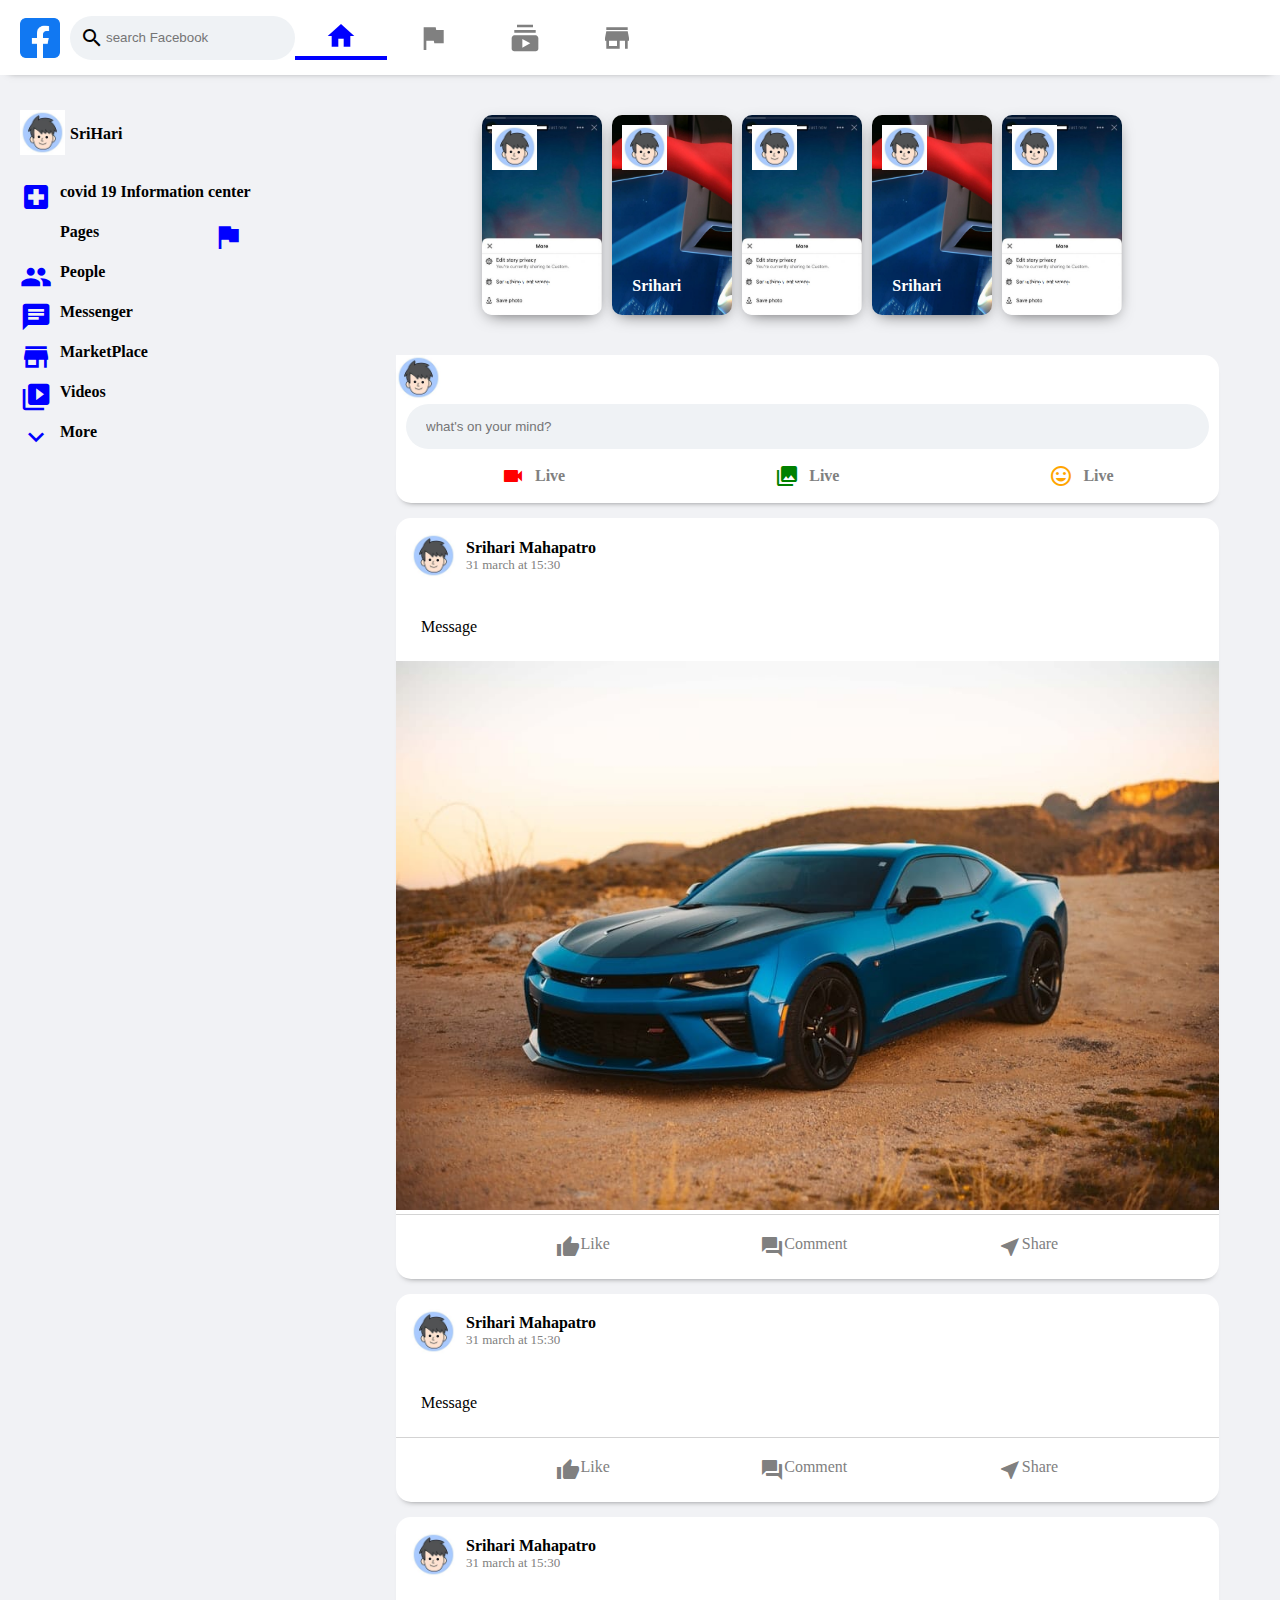
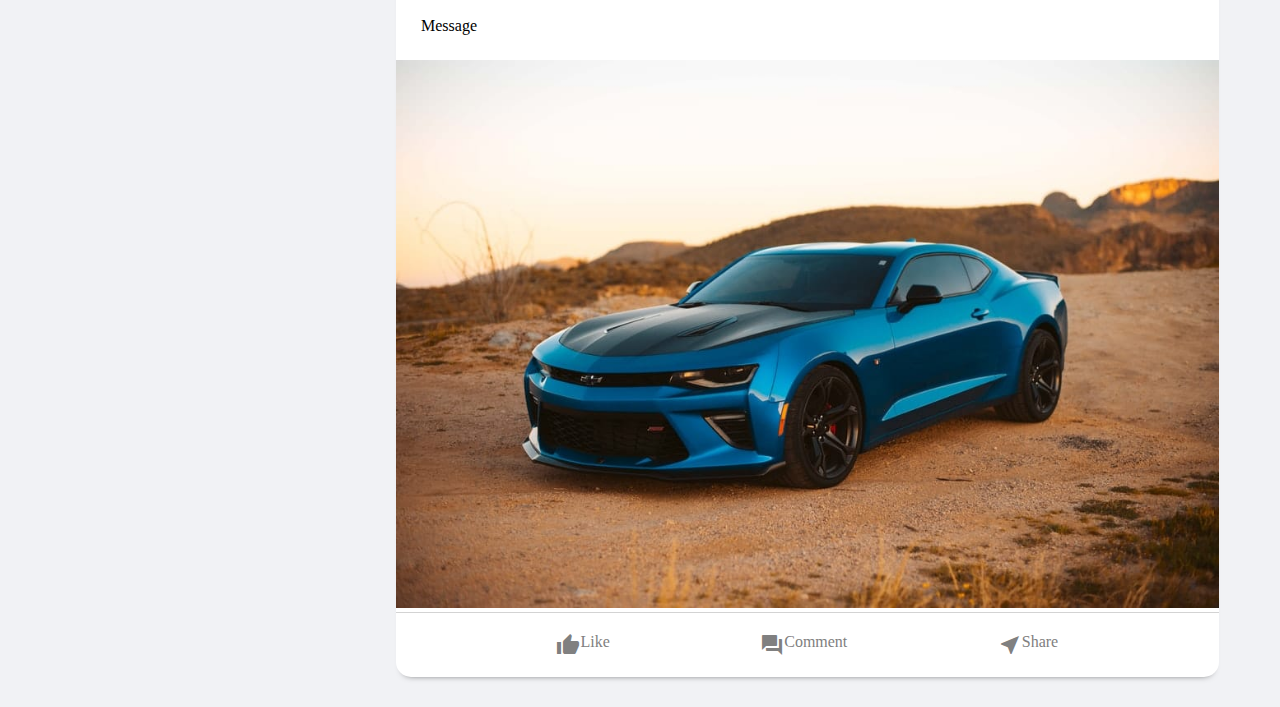
<file: index.html>
<!DOCTYPE html>
<html lang="en">
<head>
    <meta charset="UTF-8">
    <meta name="viewport" content="width=device-width, initial-scale=1.0">
    <title>Facebook Clone</title>
    <link href="https://fonts.googleapis.com/icon?family=Material+Icons"
      rel="stylesheet">
      <link rel="stylesheet" href="./style.css">
</head>
<body>
    <!-- header starts -->
    <div class="header">
        <div class="header-left">
          <img src="./facebook-logo.png" alt="">
          <div class="header-input">
            <span class="material-icons">
                search
                </span>
                <input type="text" placeholder="search Facebook">
          </div>
        </div>

        <div class="header-middle">
           <div class="header-option active">
            <span class="material-icons" >
                home
                </span>
           </div>
           <div class="header-option">
            <span class="material-icons">
                flag
                </span>
           </div>
           <div class="header-option">
            <span class="material-icons">
                subscriptions
                </span>
           </div>
           <div class="header-option">
            <span class="material-icons">storefront</span>
           </div>
           <div class="header-option">
            <span class="material-icons">
                supervised_user_circle
                </span>
           </div>
        </div>

        <div class="header-right">
              <div class="header-info">
                <img class="user-avatar"
                src="./img1-logo.jpg" width="150px">
                <h4>SriHari</h4>
              </div>
              <span class="material-icons"> add</span>
              <span class="material-icons"> forum</span>
              <span class="material-icons"> notifications_active</span>
              <span class="material-icons"> expand_more</span>
        </div>
    </div>
    <!-- header ends -->

    <!-- Main body starts -->
    <div class="main-body">
        <!-- sidebar starts -->
        <div class="sidebar">
            <div class="sidebar-row">
                <img class="user-avatar"
                src="./img1-logo.jpg" width="150px">
                <h4 style="margin-left: 50px;">SriHari</h4></div><br>
                <div class="sidebar-row">
                    <span class="material-icons"> local_hospital</span>
                    <h4 >covid 19 Information center</h4>
                </div> 
                <div class="sidebar-row">
                    <span class="material-icons"> emoji_flags</span>
                    <h4>Pages</h4>
                </div>
                <div class="sidebar-row">
                    <span class="material-icons"> people</span>
                    <h4>People</h4>
                </div>
                <div class="sidebar-row">
                    <span class="material-icons"> chat</span>
                    <h4>Messenger</h4>
                </div>
                <div class="sidebar-row">
                    <span class="material-icons">storefront </span>
                    <h4>MarketPlace</h4>
                </div>
                <div class="sidebar-row">
                    <span class="material-icons">video_library </span>
                    <h4>Videos</h4>
                </div>
                <div class="sidebar-row">
                    <span class="material-icons">expand_more </span>
                    <h4>More</h4>
                </div>
            </div>
        
        <!-- sidebar ends -->
        <!-- feed starts -->
        <div class="feed">
            <div  class="storyreel">
                <!-- story starts -->
                <div style="background-image: url(./story.jpeg);"
                class="story">
                    <img class="user-avatar story-avatar"
                    src="./img1-logo.jpg" alt="">
                    <h4>Srihari</h4>
                </div>
                <!-- story ends -->
                 <!-- story starts -->
                 <div style="background-image: url(./superman.jpeg);" 
                 class="story">
                    <img class="user-avatar story-avatar"
                    src="./img1-logo.jpg" alt="">
                    <h4>Srihari</h4>
                </div>
                <!-- story ends -->
                 <!-- story starts -->
                 <div style="background-image: url(./story.jpeg);"
                  class="story">
                    <img class="user-avatar story-avatar"
                    src="./img1-logo.jpg" alt="">
                    <h4>Srihari</h4>
                </div>
                <!-- story ends -->
                 <!-- story starts -->
                 <div style="background-image: url(./superman.jpeg);" 
                 class="story">
                    <img class="user-avatar story-avatar"
                    src="./img1-logo.jpg" alt="">
                    <h4>Srihari</h4>
                </div>
                <!-- story ends -->
                 <!-- story starts -->
                 <div style="background-image: url(./story.jpeg);"
                 class="story">
                    <img class="user-avatar story-avatar" 
                    src="./img1-logo.jpg" alt="">
                    <h4>Srihari</h4>
                </div>
                <!-- story ends -->
            </div>
            <!-- message sender starts -->
            <div class="message-sender">
                <div class="message-sender-top">
                    <img class="user-avatar " 
                    src="./img1-logo.jpg" alt="">
                    <form >
                        <input type="text" class="message-sender-input" placeholder="what's on your mind?">
                    </form>
                </div>
                <div class="message-sender-bottom">
                    <div class="message-sender-option">
                        <span style="color: red;" class="material-icons"> videocam </span>
                        <h3>Live</h3></div>

                        <div class="message-sender-option">
                            <span style="color: green;" class="material-icons"> photo_library </span>
                            <h3>Live</h3></div>

                            <div class="message-sender-option">
                                <span style="color: orange;" class="material-icons"> insert_emoticon </span>
                                <h3>Live</h3>
                    </div>
                </div>
            </div>
            <!-- message sender ends -->


            <!-- posts starts -->
            
            <div class="post">
                <div class="post-top">
                    <img class="user-avatar  post-avatar" 
                    src="./img1-logo.jpg" alt="">
                    <div class="posttop-info">
                        <h3>Srihari Mahapatro</h3>
                        <p>31 march at 15:30</p>
                    </div>
                </div>
                <div class="post-bottom">
                    <p>Message</p>
                </div>
                <div class="post-image">
                    <img src="./car.jpeg" alt="">
                </div>
                <div class="post-options">
                    <div class="post-option">
                        <span class="material-icons">thumb_up </span>
                        <p>Like</p>
                    </div>

                    <div class="post-option">
                        <span class="material-icons">forum </span>
                        <p>Comment</p>
                    </div>

                    <div class="post-option">
                        <span class="material-icons">near_me </span>
                        <p>Share</p>
                    </div>
                </div>
            </div>
            <!-- post ends -->

              <!-- posts starts -->
            
              <div class="post">
                <div class="post-top">
                    <img class="user-avatar  post-avatar" 
                    src="./img1-logo.jpg" alt="">
                    <div class="posttop-info">
                        <h3>Srihari Mahapatro</h3>
                        <p>31 march at 15:30</p>
                    </div>
                </div>
                <div class="post-bottom">
                    <p>Message</p>
                
                </div>
                <div class="post-options">
                    <div class="post-option">
                        <span class="material-icons">thumb_up </span>
                        <p>Like</p>
                    </div>

                    <div class="post-option">
                        <span class="material-icons">forum </span>
                        <p>Comment</p>
                    </div>

                    <div class="post-option">
                        <span class="material-icons">near_me </span>
                        <p>Share</p>
                    </div>
                </div>
            </div>
            <!-- post ends -->

              <!-- posts starts -->
            
              <div class="post">
                <div class="post-top">
                    <img class="user-avatar  post-avatar" 
                    src="./img1-logo.jpg" alt="">
                    <div class="posttop-info">
                        <h3>Srihari Mahapatro</h3>
                        <p>31 march at 15:30</p>
                    </div>
                </div>
                <div class="post-bottom">
                    <p>Message</p>
                </div>
                <div class="post-image">
                    <img src="./car.jpeg" alt="">
                </div>
                <div class="post-options">
                    <div class="post-option">
                        <span class="material-icons">thumb_up </span>
                        <p>Like</p>
                    </div>

                    <div class="post-option">
                        
                        <span class="material-icons">forum </span>
                        <p>Comment</p>
                    </div>

                    <div class="post-option">
                        <span class="material-icons">near_me </span>
                        <p>Share</p>
                    </div>
                </div>
            </div>
            <!-- post ends -->
            

           
        </div>
        <!-- feed ends -->
    </div>
    <!-- main body ends -->
    <div id="fb-root"></div>

</body>
</html>
</file>
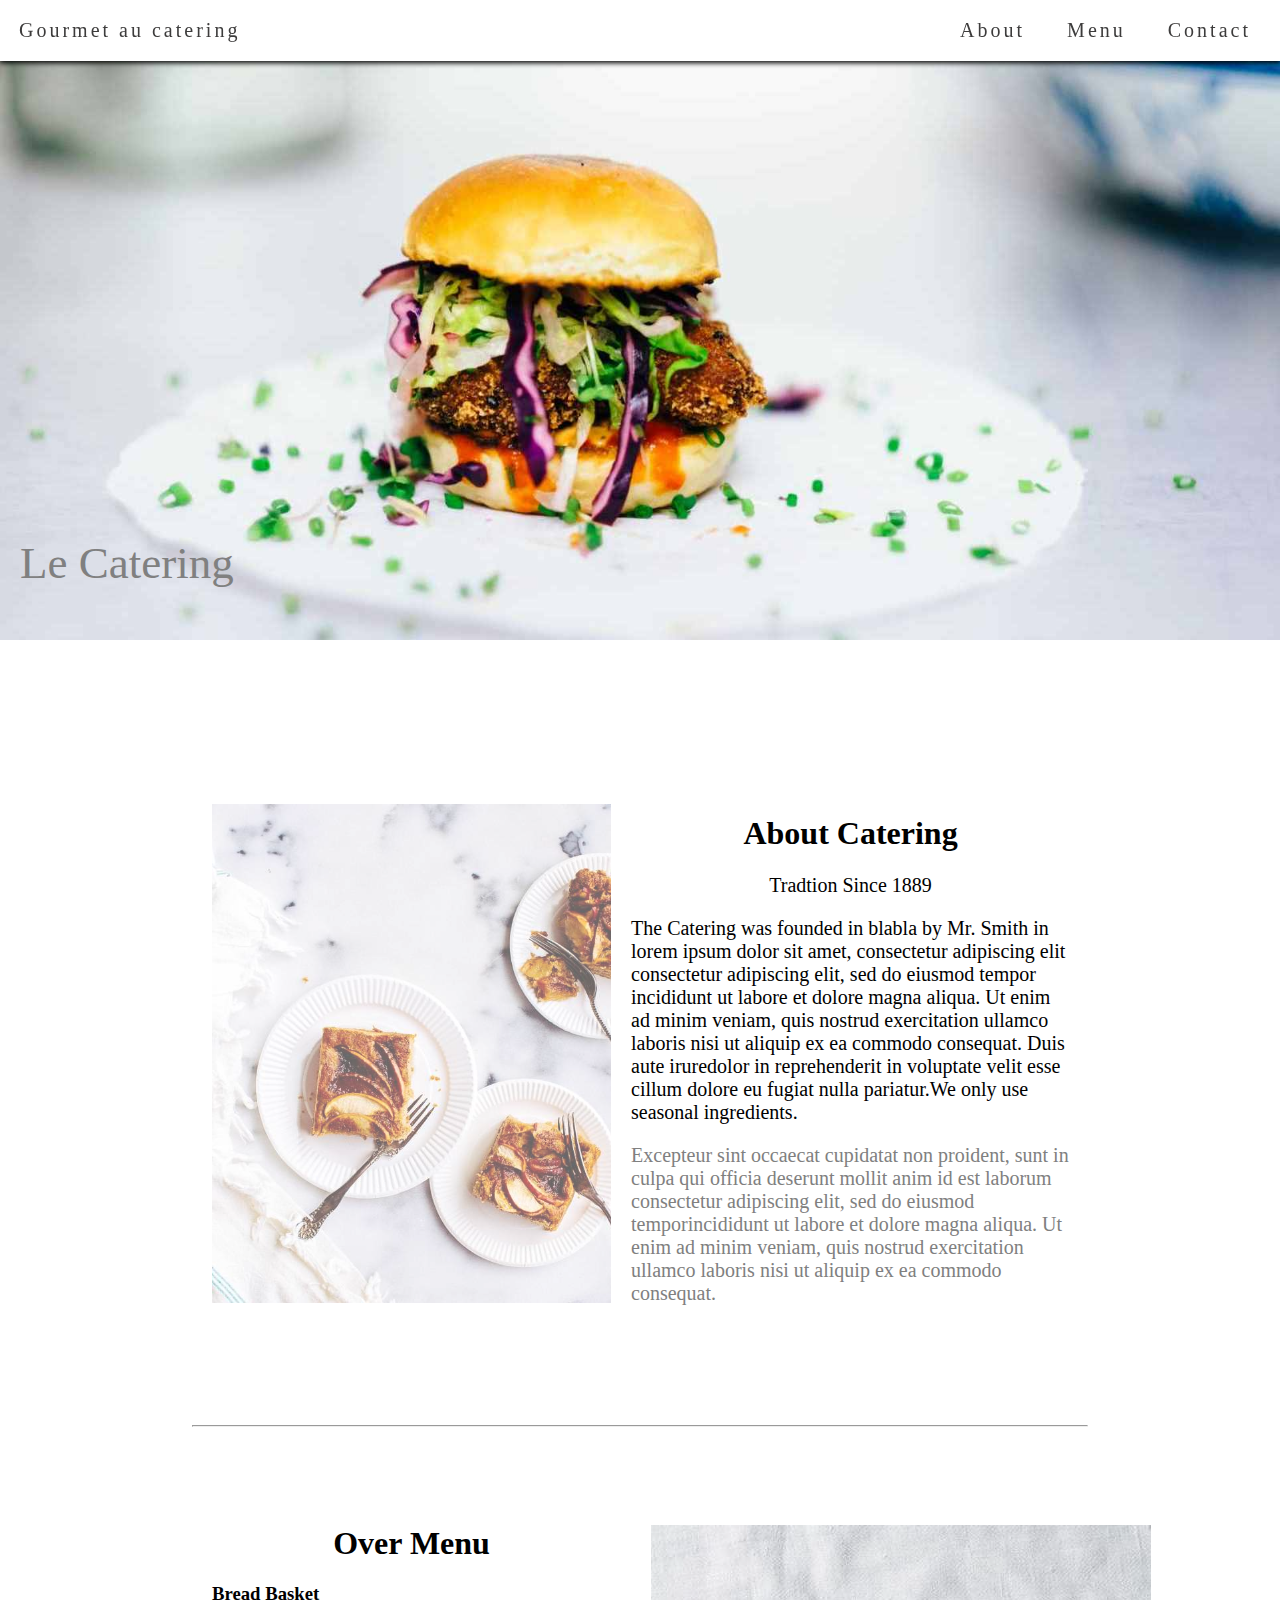
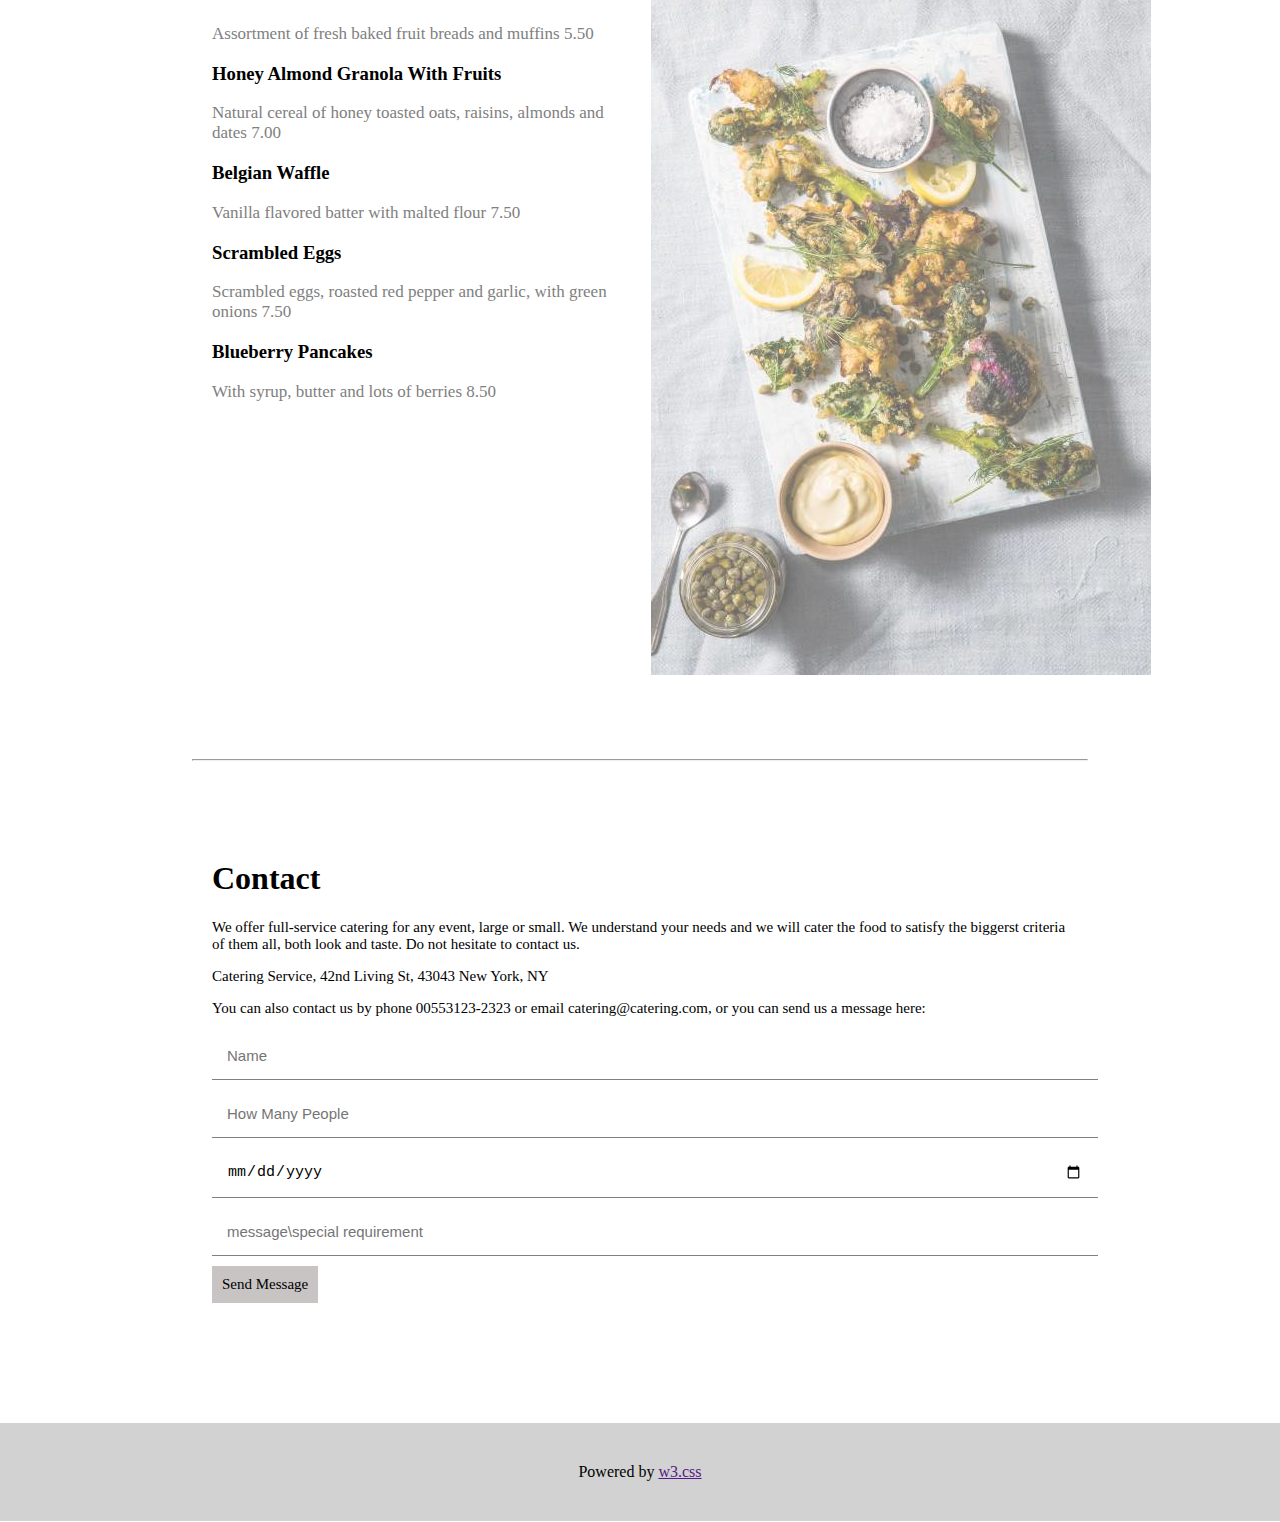
<file: pro1.html>
<!DOCTYPE html>
<html lang="en">
<head>
    <meta charset="UTF-8">
    <meta name="viewport" content="width=device-width, initial-scale=1.0">
    <title>Document</title>
    <link rel="stylesheet" href="./pro1.css">
</head>
<body>
    <div id="top-nav">
        <a href="#home-section">Gourmet au catering</a>
        <div id="top-nav-right">
            <a href="#about-section">About</a>
            <a href="#menu-section">Menu</a>
            <a href="#contact-section">Contact</a>
        </div>
    </div>
    <div id="home-section">
        <img src="./img1.jpg" width="100%" alt="">
        <p>Le Catering</p>
    </div>
    <div id="section-container">
        <div id="about-section">
            <div id="img-container">
                <img src="./img2.jpg" width="100%" alt="">
            </div>
            <div id="text-container1">
                <h1 style="text-align: center; margin-top: opx ;">About Catering</h1>
                <p style="text-align: center;">Tradtion Since 1889</p>
                <p>The Catering was founded in blabla by Mr. Smith in lorem ipsum dolor sit amet, 
     consectetur adipiscing elit consectetur adipiscing elit, sed do eiusmod tempor incididunt 
    ut labore et dolore magna aliqua. Ut enim ad minim veniam, quis nostrud exercitation ullamco laboris nisi 
     ut aliquip ex ea commodo consequat. Duis aute iruredolor in reprehenderit in voluptate velit esse cillum dolore eu fugiat nulla pariatur.We only use seasonal ingredients.</p>
     <p id="grey">Excepteur sint occaecat cupidatat non proident, sunt in culpa qui officia deserunt mollit anim id est laborum consectetur 
        adipiscing elit, sed do eiusmod temporincididunt ut labore et dolore magna aliqua. Ut enim ad minim veniam, quis nostrud exercitation 
        ullamco laboris nisi ut aliquip ex ea commodo consequat.</p>
            </div>
        </div>
        <hr>
        <div id="menu-section">
            <div id="text-container2">
                <h1 style="margin-top: 0px; text-align: center;">Over Menu</h1>
                <h3>Bread Basket</h3>
                <p>Assortment of fresh baked fruit breads and muffins 5.50</p>
                <h3>Honey Almond Granola With Fruits</h3>
                <p>Natural cereal of honey toasted oats, raisins, almonds and dates 7.00</p>
                <h3>Belgian Waffle</h3>
                <p>Vanilla flavored batter with malted flour 7.50</p>
                <h3>Scrambled Eggs</h3>
                <p>Scrambled eggs, roasted red pepper and garlic, with green onions 7.50</p>
                <h3>Blueberry Pancakes</h3>
                <p>With syrup, butter and lots of berries 8.50</p>
            </div>
            <div id="img-container2">
                <img src="./img3.jpg" >
            </div>
        </div>
        <hr>
        <div id="contact-section">
            <h1>Contact</h1>
            <p>We offer full-service catering for any event, large or small. We understand your needs and we will cater the food to satisfy the biggerst criteria of 
                them all, both look and taste. Do not hesitate to contact us.</p>
                <p>Catering Service, 42nd Living St, 43043 New York, NY</p>
                <p>You can also contact us by phone 00553123-2323 or email catering@catering.com, or you can send us a message here: </p>
                <form action="">
                    <input type="text" placeholder="Name">
                    <input type="text" placeholder="How Many People">
                    <input type="date">
                    <input type="text" placeholder="message\special requirement">
                    <button>Send Message</button>
                </form>
        </div>
    </div>
    <div id="fotter">
        Powered by <a href="">w3.css</a>
    </div>
</body>
</html>
</file>
<file: style.css>
*{
    margin: 0;
}
.header-left img{
    height: 40px;
}


.user-avatar{
    width: 45px;
}
.header{
    padding: 15px 20px;
    display: flex;
    justify-content: space-between;
    position: sticky;
    top: 0;
    background-color: white;
    z-index: 100;
    box-shadow: 0 5px 8px -9px rgba(0, 0, 0, 0.75);
}
.header-left{
    display: flex;
    align-items: center;
    justify-content: space-evenly;
}
.header-input{
    display: flex;
    align-items: center;
    background-color: #eff2f5;
    padding: 10px;
    margin-left: 10px;
    border-radius: 999px;
}
.header-input input{
    border: none;
    background-color: transparent;
    outline-width: 0;
}
.header-middle{
    display: flex;
    flex: 1;
    justify-content: center;
}
.header-option .material-icons{
    font-size: xx-large;
    color: gray;
}
.header-option:hover .material-icons{
    color: blue;
}
.header-option{
    display: flex;
    align-items: center;
    padding: 0 30px;
    cursor: pointer;
}
.header-option.active .material-icons{
    color: blue;

}
.header-option.active{
    border-bottom: 4px solid blue;
}
.header-option:hover{
    background-color: rgba(240, 248, 255, 0.822);
    border-radius: 10px;
    align-items: center;
    padding: 0 30px;
    border-bottom: none;
}
.header-info{
    display: flex;
    align-items: center;
}
.header-info h4{
    margin-left: 10px;
}
.header-right{
    display: flex;
    align-items: center;
}
.header-right .material-icons{
    color: gray;margin: 0 10px;
    cursor: pointer;
}
/* sidebar */

.sidebar-row{
    display: flex;
    flex-direction: column;
    padding: 10px;
   
}
.sidebar-row:hover{
    background-color: lightgray;
    border-radius: 10px;
}
.sidebar-row h4{
    margin-left: 40px;
    font-weight: 600;
    margin-top: -30px;
   
}
.sidebar-row .material-icons{
    font-size: xx-large;
    color: blue;
} 
.story{
    position: relative;
    background-repeat: no-repeat;
    background-size: cover;
    width: 120px;
    height: 200px;
    box-shadow: 0px 5px 17px -7px rgba(0, 0, 0, 0.75);
    border-radius: 10px;
    margin-right: 10px;
    cursor: pointer;
    transition: transform 100ms ease-in;
}
.story:hover{
    transform: scale(1.07);
}
.story-avatar{
    margin: 10px;
}
.story h4{
    position: absolute;
    bottom: 20px;
    left: 20px;
    color: white;
}
.storyreel{
    display: flex;
    padding: 10px 0;
}
.main-body{
    display: flex; 
    margin-right: 200px; 
}
body{
    background-color: #f1f2f5;
}
.feed{
    flex: 1;
    padding: 30px 100px;
    display: flex;
    flex-direction: column;
    justify-content: center;
    align-items: center;
}
.sidebar{
    padding: 25px 10px;
    flex: 0.33;
}
/* message sender */
.message-sender{
    display: flex;
    margin-top: 30px;
    flex-direction: column;
    background-color: white;
    border-radius: 15px;
    box-shadow: 0px 5px 7px -7px rgba(0, 0, 0, 0.75);
    width: 100%;
}
.message-sender-top form{
    flex: 1;
    display: flex;
}
.message-sender-top form input{
    flex: 1;
    outline-width: 0;
    border: none;
    padding: 15px 20px;
    margin: 0 10px;
    border-radius: 999px;
    background-color: #eff2f5;
}
.message-sender-bottom{
    display: flex;
    justify-content: space-evenly;

}
.message-sender-option{
    padding: 10px 100px;
    display: flex;
    align-items: center;
    color: gray;
    margin: 5px;
}
.message-sender-option h3{
    font-size: medium;
    margin-left: 10px;
}
.message-sender-option:hover{
    cursor: pointer;
    background-color: #eff2f5;
    border-radius: 20px;
}
/* post  */
.post{
    width: 100%;
    margin-top: 15px;
    border-radius: 15px;
    background-color: white;
    box-shadow: 0px 5px 7px -7px rgba(0, 0, 0, 0.75);
}
.post-image img{
    width: 100%;
}
.post-top{
    display: flex;
    position: relative;
    align-items: center;
   padding: 15px;
}
.post-avatar{
    margin-right: 10px;

}
.posttop-info h3{
    font-size: medium;
}
.posttop-info p{
    font-size: small;
    color: gray;

}
.post-bottom{
    margin-top: 10px;
    margin-bottom: 10px;
    padding: 15px 25px;
}
.post-options{
    padding-top: 10px;
    border-top: 1px solid lightgray;
    display: flex;
    justify-content: space-evenly;
    font-size: medium;
    color: gray;
    cursor: pointer;
    padding: 15px;
}
.post-option{
    display: flex;
    /* align-items: center; */
    justify-content: space-between;
    padding: 5px;
    /* flex: 1; */
}
/* .post-option p{
    margin-left: 10px;

} */
.post-option:hover{
    background-color: #eff2f5;
    border-radius: 10px;
}
</file>
<file: pro1.css>
body{
    margin: 0;
    padding: 0;
}
#top-nav {
    position: fixed;
    top: 0;
    left: 0;
    z-index: 1;
    background-color: white;
    width: 100%;
    box-shadow: 0px 2px 5px black;
    
}
#top-nav a{
    text-decoration: none;
    color: rgb(61, 60, 60);
    font-size: 20px;
    display: inline-block;
    margin: 13px;
    padding: 6px;
    letter-spacing: 3px;

}
#top-nav-right{
    float: right;
    margin-right: 10px;
}
#home-section{
    position: relative;
    margin-bottom: 80px;
}
#home-section p{
    position: absolute;
    bottom: 10px;
    left: 20px;
    font-size: 45px;
    color: grey;
}
#section-container{
    width: 70%;
    margin: auto;
}
#about-section p{
    font-size: 20px;

}
#img-container{
    width: 49%;
    float: left;
    box-sizing: border-box;
    padding: 10px 20px;

}
#img-container img{
    opacity: 0.6;
}
#text-container1{
    box-sizing: border-box;
    width: 49%;
    float: left;
}
#grey{
    color: grey;
}
#about-section::after {
    content: "";
    display: table;
    clear: both;
}
#about-section{
    padding-top: 70px;
    margin-bottom: 100px;
}
#menu-section{
    padding-top: 80px;
    margin-bottom: 70px;
}
#menu-section::after{
    content: "";
    display: table;
    clear: both;
}
#text-container2{
    box-sizing: border-box;
    padding: 10px 20px;
    width: 49%;
    float: left;
}
#text-container2 p{
    color: grey;
    font-size: 17px;
}
#img-container2{
    box-sizing: border-box;
    padding: 10px 20px;
    width: 49%;
    float: left;    
}
#img-container2 img{
    opacity: 0.6;
}
#contact-section{
    padding: 70px 20px;
    margin-bottom: 50px;
}
#contact-section p{
    font-size: 15px;
}
#contact-section input[type="text"], #contact-section input[type="date"]{
    width: 100%;
    border: none;
    border-bottom: 1px solid grey;
    font-size: 15px;
    padding: 15px;
    margin-bottom: 10px;
}
button{
    border: none;
    background-color: rgb(200, 196, 196);
    font-family: serif;
    font-size: 15px;
    padding: 10px;
}
#fotter{
    padding: 40px;
    background-color: rgba(128, 128, 128, 0.358);
    text-align: center;
}
</file>
